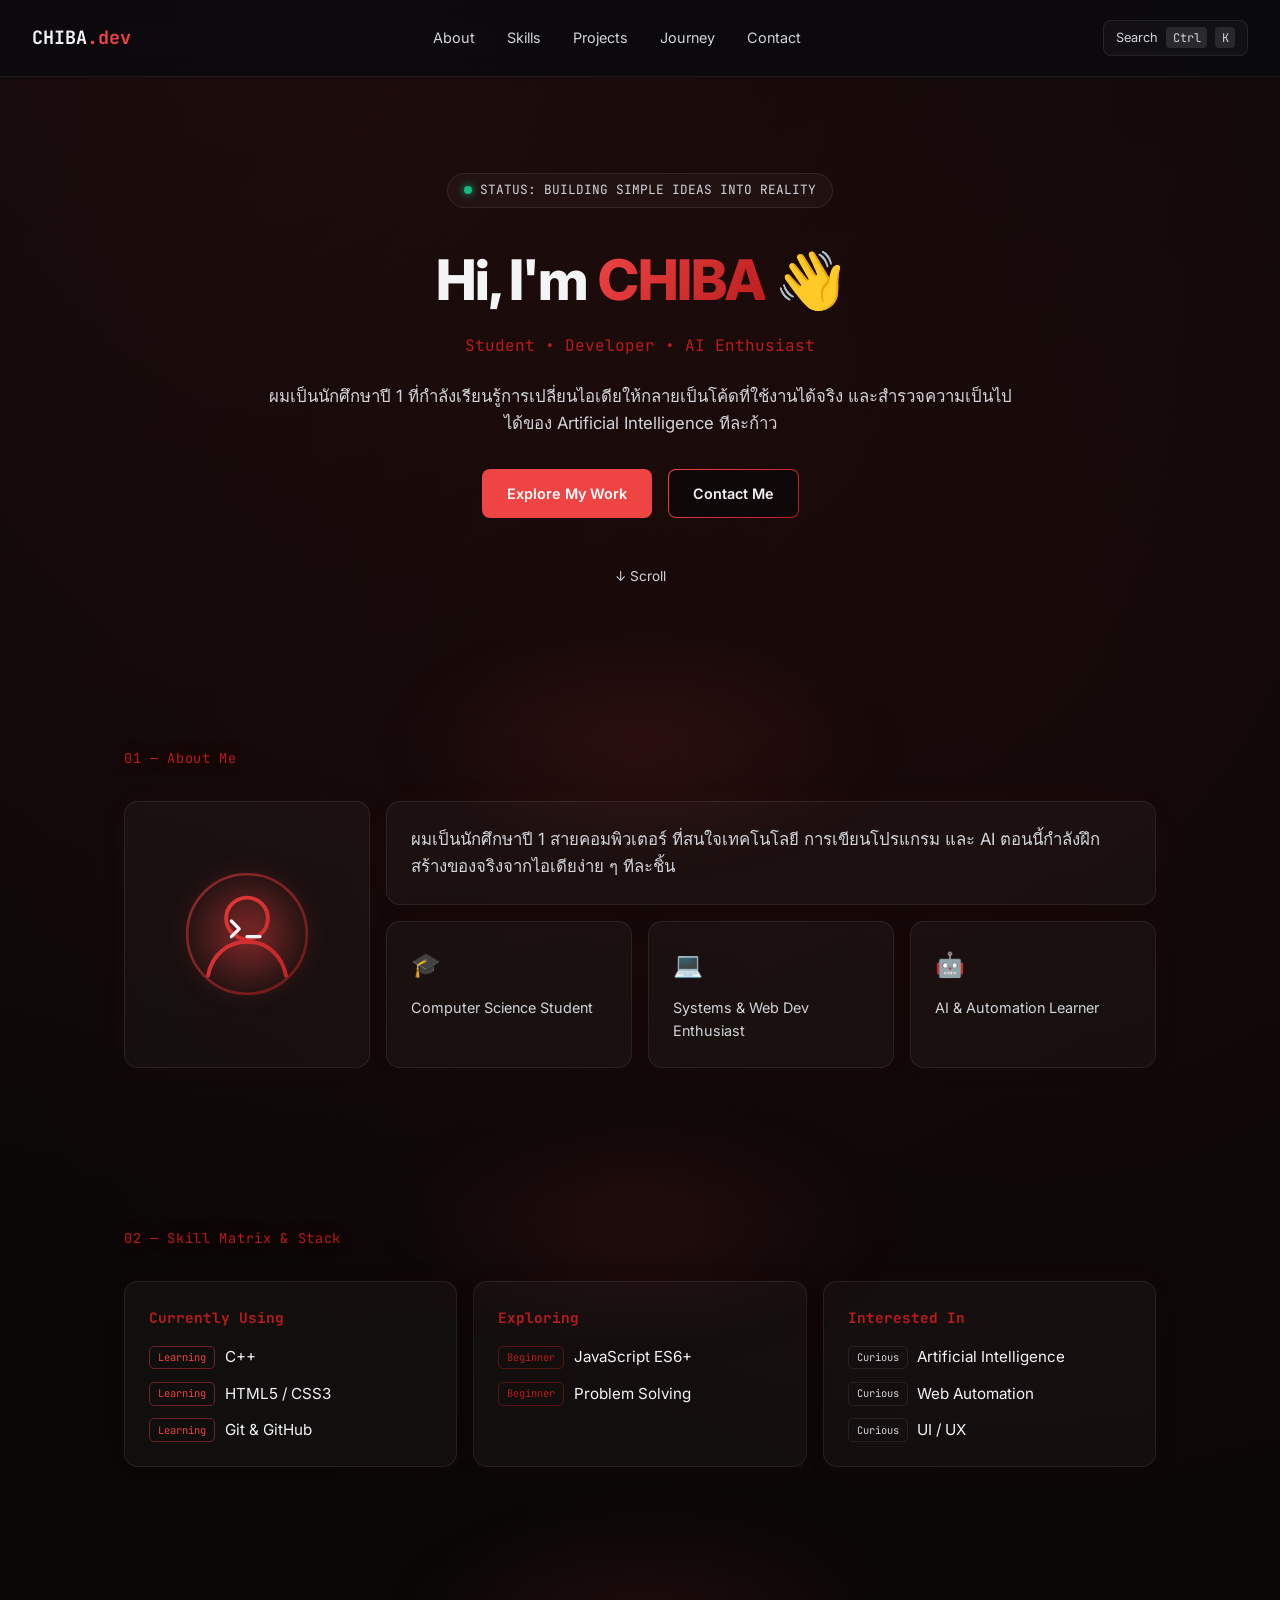
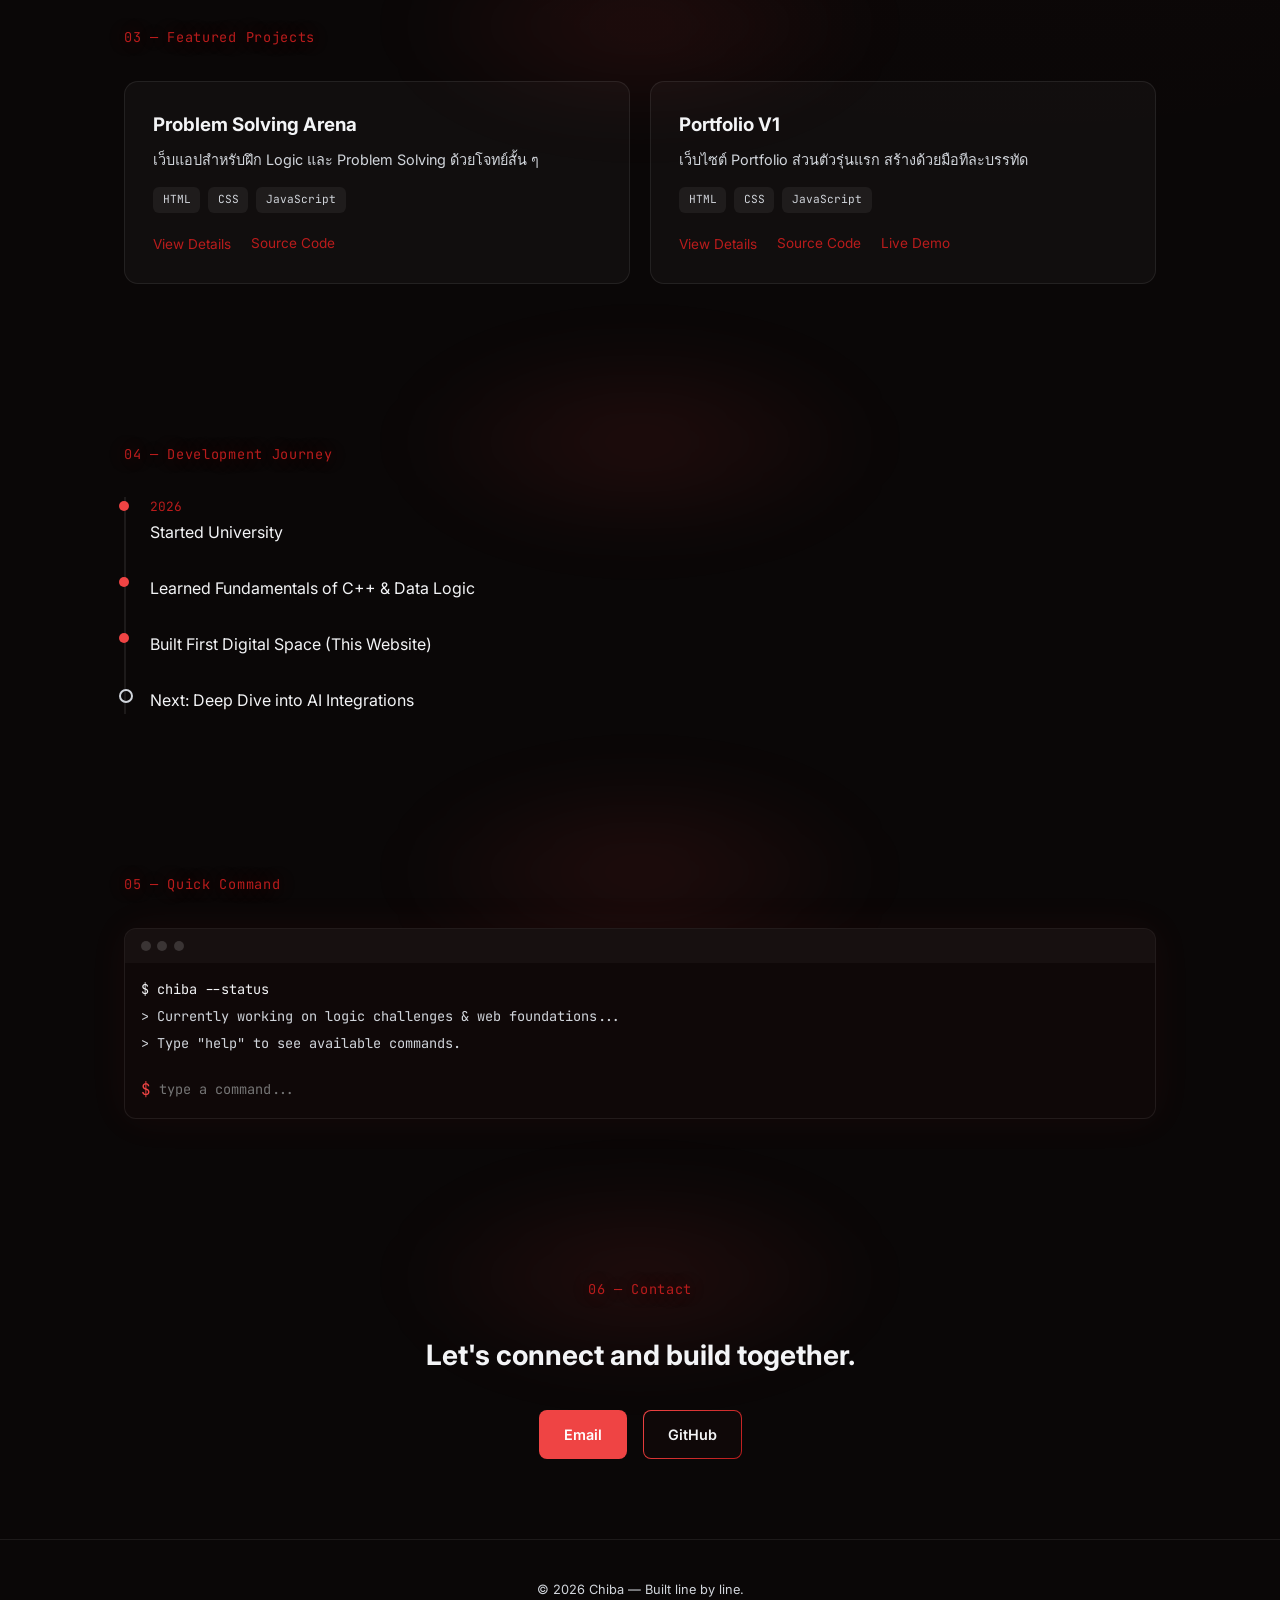
<file: index.html>
<!DOCTYPE html>
<html lang="th">
<head>
<meta charset="UTF-8">
<meta name="viewport" content="width=device-width, initial-scale=1.0">
<title>CHIBA | Developer &amp; AI Enthusiast</title>
<link rel="stylesheet" href="css/style.css">
<link rel="preconnect" href="https://fonts.googleapis.com">
<link rel="preconnect" href="https://fonts.gstatic.com" crossorigin>
<link href="https://fonts.googleapis.com/css2?family=Inter:wght@300;400;500;600;700;800&family=JetBrains+Mono:wght@400;500;600&display=swap" rel="stylesheet">
</head>
<body>

<!-- Navigation -->
<nav class="navbar">
  <div class="logo">CHIBA<span>.dev</span></div>
  <ul class="nav-links">
    <li><a href="#about">About</a></li>
    <li><a href="#skills">Skills</a></li>
    <li><a href="#projects">Projects</a></li>
    <li><a href="#journey">Journey</a></li>
    <li><a href="#contact">Contact</a></li>
  </ul>
  <button class="cmd-badge" id="cmdTrigger" aria-label="Open command palette">
    <span>Search</span><kbd>Ctrl</kbd><kbd>K</kbd>
  </button>
</nav>

<!-- Hero -->
<section class="hero" id="hero">
  <div class="status-pill">
    <span class="status-dot"></span> <span id="statusText">STATUS: BUILDING SIMPLE IDEAS INTO REALITY</span>
  </div>
  <h1 class="hero-title">Hi, I'm <span class="highlight">CHIBA</span> 👋</h1>
  <p class="hero-subtitle">Student • Developer • AI Enthusiast</p>
  <p class="hero-description" id="heroDescription">
    ผมเป็นนักศึกษาปี 1 ที่กำลังเรียนรู้การเปลี่ยนไอเดียให้กลายเป็นโค้ดที่ใช้งานได้จริง
    และสำรวจความเป็นไปได้ของ Artificial Intelligence ทีละก้าว
  </p>
  <div class="hero-cta">
    <a href="#projects" class="btn btn-primary">Explore My Work</a>
    <a href="#contact" class="btn btn-secondary">Contact Me</a>
  </div>
  <a href="#about" class="scroll-hint">↓ Scroll</a>
</section>

<!-- About -->
<section class="section" id="about">
  <p class="eyebrow">01 — About Me</p>
  <div class="bento about-bento">
    <div class="bento-card avatar-card reveal">
      <div class="avatar-glow"></div>
      <svg class="avatar-icon" viewBox="0 0 100 100" fill="none" xmlns="http://www.w3.org/2000/svg" aria-hidden="true">
        <defs>
          <linearGradient id="avatarGrad" x1="0" y1="0" x2="100" y2="100" gradientUnits="userSpaceOnUse">
            <stop offset="0" stop-color="#ef4444"/>
            <stop offset="1" stop-color="#b91c1c"/>
          </linearGradient>
        </defs>
        <circle cx="50" cy="50" r="46" stroke="url(#avatarGrad)" stroke-width="2" opacity="0.5"/>
        <circle cx="50" cy="38" r="16" stroke="url(#avatarGrad)" stroke-width="3"/>
        <path d="M20 82c3-16 15-26 30-26s27 10 30 26" stroke="url(#avatarGrad)" stroke-width="3" stroke-linecap="round"/>
        <path d="M38 40l6 6 -6 6" stroke="#f3f4f6" stroke-width="2.5" stroke-linecap="round" stroke-linejoin="round"/>
        <path d="M50 52h10" stroke="#f3f4f6" stroke-width="2.5" stroke-linecap="round"/>
      </svg>
    </div>
    <div class="bento-card story-card reveal">
      <p id="aboutText">
        ผมเป็นนักศึกษาปี 1 สายคอมพิวเตอร์ ที่สนใจเทคโนโลยี การเขียนโปรแกรม และ AI
        ตอนนี้กำลังฝึกสร้างของจริงจากไอเดียง่าย ๆ ทีละชิ้น
      </p>
    </div>
    <div class="bento-card pillar-card reveal">🎓<span>Computer Science Student</span></div>
    <div class="bento-card pillar-card reveal">💻<span>Systems &amp; Web Dev Enthusiast</span></div>
    <div class="bento-card pillar-card reveal">🤖<span>AI &amp; Automation Learner</span></div>
  </div>
</section>

<!-- Skills -->
<section class="section" id="skills">
  <p class="eyebrow">02 — Skill Matrix &amp; Stack</p>
  <div class="skills-grid">
    <div class="skill-col reveal">
      <h3>Currently Using</h3>
      <ul>
        <li><span class="tag-level using">Learning</span>C++</li>
        <li><span class="tag-level using">Learning</span>HTML5 / CSS3</li>
        <li><span class="tag-level using">Learning</span>Git &amp; GitHub</li>
      </ul>
    </div>
    <div class="skill-col reveal">
      <h3>Exploring</h3>
      <ul>
        <li><span class="tag-level exploring">Beginner</span>JavaScript ES6+</li>
        <li><span class="tag-level exploring">Beginner</span>Problem Solving</li>
      </ul>
    </div>
    <div class="skill-col reveal">
      <h3>Interested In</h3>
      <ul>
        <li><span class="tag-level interest">Curious</span>Artificial Intelligence</li>
        <li><span class="tag-level interest">Curious</span>Web Automation</li>
        <li><span class="tag-level interest">Curious</span>UI / UX</li>
      </ul>
    </div>
  </div>
</section>

<!-- Projects -->
<section class="section" id="projects">
  <p class="eyebrow">03 — Featured Projects</p>
  <div class="projects-grid" id="projectsGrid">
    <p class="dim" style="color:var(--text-muted)">Loading projects…</p>
  </div>
</section>

<!-- Journey -->
<section class="section" id="journey">
  <p class="eyebrow">04 — Development Journey</p>
  <ul class="timeline">
    <li class="timeline-item reveal done"><span class="tl-year">2026</span><span class="tl-text">Started University</span></li>
    <li class="timeline-item reveal done"><span class="tl-year"></span><span class="tl-text">Learned Fundamentals of C++ &amp; Data Logic</span></li>
    <li class="timeline-item reveal done"><span class="tl-year"></span><span class="tl-text">Built First Digital Space (This Website)</span></li>
    <li class="timeline-item reveal upcoming"><span class="tl-year"></span><span class="tl-text">Next: Deep Dive into AI Integrations</span></li>
  </ul>
</section>

<!-- Terminal -->
<section class="section" id="terminal-section">
  <p class="eyebrow">05 — Quick Command</p>
  <div class="terminal reveal">
    <div class="terminal-bar"><span></span><span></span><span></span></div>
    <div class="terminal-body" id="terminalBody">
      <p>$ chiba --status</p>
      <p class="dim">&gt; Currently working on logic challenges &amp; web foundations...</p>
      <p class="dim">&gt; Type "help" to see available commands.</p>
    </div>
    <div class="terminal-input-row">
      <span>$</span>
      <input type="text" id="terminalInput" autocomplete="off" placeholder="type a command...">
    </div>
  </div>
</section>

<!-- Contact -->
<section class="section" id="contact">
  <p class="eyebrow">06 — Contact</p>
  <h2 class="contact-title">Let's connect and build together.</h2>
  <div class="contact-links reveal">
    <a href="mailto:hello@example.com" class="btn btn-primary" id="contactEmail">Email</a>
    <a href="#" class="btn btn-secondary" id="contactGithub" target="_blank" rel="noopener">GitHub</a>
    <a href="#" class="btn btn-secondary" id="contactFacebook" target="_blank" rel="noopener" style="display:none">Facebook</a>
    <a href="#" class="btn btn-secondary" id="contactInstagram" target="_blank" rel="noopener" style="display:none">Instagram</a>
  </div>
</section>

<footer class="footer">© 2026 Chiba — Built line by line.</footer>

<!-- Command Palette -->
<div class="cmd-overlay" id="cmdOverlay">
  <div class="cmd-palette">
    <input type="text" id="cmdInput" placeholder="🔍 What are you looking for?" autocomplete="off">
    <ul class="cmd-list" id="cmdList">
      <li data-target="#about">→ About</li>
      <li data-target="#projects">→ Projects</li>
      <li data-target="#skills">→ Skills</li>
      <li data-target="#journey">→ Journey</li>
      <li data-target="#contact">→ Contact</li>
    </ul>
  </div>
</div>

<!-- Project Detail Modal -->
<div class="modal-overlay" id="projectModalOverlay">
  <div class="modal-box" role="dialog" aria-modal="true" aria-labelledby="modalTitle">
    <button type="button" class="modal-close" id="modalClose" aria-label="Close">✕</button>
    <h3 id="modalTitle"></h3>
    <div class="modal-tech" id="modalTech"></div>
    <div class="modal-body" id="modalBody"></div>
    <div class="modal-links" id="modalLinks"></div>
  </div>
</div>

<script src="https://identity.netlify.com/v1/netlify-identity-widget.js"></script>
<script>
  if (window.netlifyIdentity) {
    window.netlifyIdentity.on("init", (user) => {
      if (!user) {
        window.netlifyIdentity.on("login", () => {
          document.location.href = "/admin/";
        });
      }
    });
  }
</script>
<script src="js/script.js"></script>
</body>
</html>
</file>
<file: css/style.css>
:root {
  --bg-color: #0a0707;
  --card-bg: rgba(255, 255, 255, 0.03);
  --card-bg-strong: rgba(255, 255, 255, 0.05);
  --border-color: rgba(255, 255, 255, 0.08);
  --text-main: #f3f4f6;
  --text-muted: #d1d5db;
  --accent-purple: #ef4444;
  --accent-cyan: #b91c1c;
  --font-sans: 'Inter', sans-serif;
  --font-mono: 'JetBrains Mono', monospace;
  --max-w: 1080px;
}

* { box-sizing: border-box; margin: 0; padding: 0; }

html { scroll-behavior: smooth; }

body {
  background-color: var(--bg-color);
  background-image: radial-gradient(circle at 20% 0%, rgba(239,68,68,0.08), transparent 40%),
                     radial-gradient(circle at 80% 20%, rgba(185,28,28,0.06), transparent 40%);
  color: var(--text-main);
  font-family: var(--font-sans);
  line-height: 1.6;
}

a { color: inherit; }

/* Navbar */
.navbar {
  display: flex;
  justify-content: space-between;
  align-items: center;
  padding: 1.25rem 2rem;
  border-bottom: 1px solid var(--border-color);
  position: sticky;
  top: 0;
  background: rgba(9, 10, 15, 0.75);
  backdrop-filter: blur(10px);
  z-index: 50;
}

.logo { font-weight: 700; font-size: 1.15rem; font-family: var(--font-mono); }
.logo span { color: var(--accent-purple); }

.nav-links { display: flex; gap: 2rem; list-style: none; }
.nav-links a { color: var(--text-muted); text-decoration: none; transition: color 0.25s ease; font-size: 0.9rem; }
.nav-links a:hover, .nav-links a:focus-visible { color: var(--text-main); }

.cmd-badge {
  display: flex;
  align-items: center;
  gap: 0.5rem;
  background: var(--card-bg);
  border: 1px solid var(--border-color);
  color: var(--text-muted);
  font-size: 0.8rem;
  padding: 0.4rem 0.75rem;
  border-radius: 8px;
  cursor: pointer;
  font-family: var(--font-sans);
}
.cmd-badge:hover { background: var(--card-bg-strong); color: var(--text-main); }
kbd {
  background: rgba(255, 255, 255, 0.1);
  padding: 0.15rem 0.4rem;
  border-radius: 4px;
  font-family: var(--font-mono);
  font-size: 0.75rem;
}

/* Hero */
.hero {
  display: flex;
  flex-direction: column;
  align-items: center;
  text-align: center;
  padding: 6rem 1.5rem 5rem;
  max-width: 800px;
  margin: 0 auto;
}

.status-pill {
  display: inline-flex;
  align-items: center;
  gap: 0.5rem;
  background: var(--card-bg);
  border: 1px solid var(--border-color);
  padding: 0.4rem 1rem;
  border-radius: 50px;
  font-size: 0.8rem;
  font-family: var(--font-mono);
  margin-bottom: 1.75rem;
  color: var(--text-muted);
}

.status-dot {
  width: 8px; height: 8px;
  background-color: #10b981;
  border-radius: 50%;
  box-shadow: 0 0 8px #10b981;
  animation: pulse 2s infinite ease-in-out;
}

@keyframes pulse {
  0%, 100% { opacity: 1; }
  50% { opacity: 0.4; }
}

.hero-title { font-size: clamp(2.25rem, 5vw, 3.5rem); font-weight: 800; letter-spacing: -0.02em; }

.highlight {
  background: linear-gradient(135deg, var(--accent-purple), var(--accent-cyan));
  -webkit-background-clip: text;
  -webkit-text-fill-color: transparent;
  background-clip: text;
}

.hero-subtitle { font-family: var(--font-mono); color: var(--accent-cyan); margin-top: 0.5rem; }
.hero-description { color: var(--text-muted); margin: 1.5rem 0 2rem; font-size: 1.05rem; }

.hero-cta { display: flex; gap: 1rem; flex-wrap: wrap; justify-content: center; }

.scroll-hint {
  margin-top: 3rem;
  color: var(--text-muted);
  text-decoration: none;
  font-size: 0.85rem;
  animation: bob 2s infinite ease-in-out;
}
@keyframes bob { 0%, 100% { transform: translateY(0); } 50% { transform: translateY(6px); } }

/* Buttons */
.btn {
  padding: 0.75rem 1.5rem;
  border-radius: 8px;
  text-decoration: none;
  font-weight: 600;
  font-size: 0.9rem;
  transition: all 0.25s ease;
  border: 1px solid transparent;
  display: inline-block;
}
.btn-primary { background: var(--accent-purple); color: #fff; }
.btn-primary:hover { opacity: 0.9; box-shadow: 0 0 20px rgba(239, 68, 68, 0.4); }
.btn-secondary {
  background: transparent;
  color: var(--text-main);
  border: 1.5px solid transparent;
  background-image: linear-gradient(#0f0808, #0f0808), linear-gradient(135deg, var(--accent-purple), var(--accent-cyan));
  background-origin: border-box;
  background-clip: padding-box, border-box;
}
.btn-secondary:hover { box-shadow: 0 0 16px rgba(239, 68, 68, 0.3); }

/* Sections */
.section {
  max-width: var(--max-w);
  margin: 0 auto;
  padding: 5rem 1.5rem;
  position: relative;
}

.section::before {
  content: '';
  position: absolute;
  top: -2rem;
  left: 50%;
  transform: translateX(-50%);
  width: 60%;
  max-width: 500px;
  height: 220px;
  background: radial-gradient(ellipse, rgba(239, 68, 68, 0.10), transparent 70%);
  filter: blur(30px);
  pointer-events: none;
  z-index: -1;
}

.eyebrow {
  font-family: var(--font-mono);
  color: var(--accent-cyan);
  font-size: 0.85rem;
  letter-spacing: 0.05em;
  margin-bottom: 2rem;
  text-shadow: 0 0 18px rgba(185, 28, 28, 0.35);
}

/* Reveal animation */
.reveal { opacity: 0; transform: translateY(16px); transition: opacity 0.6s ease, transform 0.6s ease; }
.reveal.in-view { opacity: 1; transform: translateY(0); }

/* Bento (About) */
.bento { display: grid; grid-template-columns: repeat(4, 1fr); gap: 1rem; }
.bento-card {
  background: var(--card-bg);
  border: 1px solid var(--border-color);
  border-radius: 14px;
  padding: 1.5rem;
  box-shadow: 0 0 30px rgba(239, 68, 68, 0.04);
}
.avatar-card { grid-column: span 1; grid-row: span 2; position: relative; display: flex; align-items: center; justify-content: center; overflow: hidden; }
.avatar-glow { position: absolute; width: 140px; height: 140px; background: radial-gradient(circle, var(--accent-purple), transparent 70%); filter: blur(10px); opacity: 0.5; }
.avatar-icon { position: relative; width: 70%; max-width: 130px; }
.story-card { grid-column: span 3; display: flex; align-items: center; color: var(--text-muted); font-size: 1.05rem; }
.pillar-card { grid-column: span 1; display: flex; flex-direction: column; gap: 0.75rem; font-size: 1.5rem; }
.pillar-card span { font-size: 0.9rem; color: var(--text-muted); font-family: var(--font-sans); }

/* Skills */
.skills-grid { display: grid; grid-template-columns: repeat(3, 1fr); gap: 1rem; }
.skill-col {
  background: var(--card-bg);
  border: 1px solid var(--border-color);
  border-radius: 14px;
  padding: 1.5rem;
  box-shadow: 0 0 30px rgba(185, 28, 28, 0.04);
}
.skill-col h3 { font-family: var(--font-mono); font-size: 0.9rem; color: var(--accent-cyan); margin-bottom: 1rem; }
.skill-col ul { list-style: none; display: flex; flex-direction: column; gap: 0.75rem; }
.skill-col li { display: flex; align-items: center; gap: 0.6rem; font-size: 0.95rem; }
.tag-level {
  font-family: var(--font-mono);
  font-size: 0.65rem;
  padding: 0.15rem 0.5rem;
  border-radius: 5px;
  border: 1px solid var(--border-color);
  color: var(--text-muted);
}
.tag-level.using { color: var(--accent-purple); border-color: rgba(239,68,68,0.4); }
.tag-level.exploring { color: var(--accent-cyan); border-color: rgba(185,28,28,0.4); }

/* Projects */
.projects-grid { display: grid; grid-template-columns: repeat(2, 1fr); gap: 1.25rem; }
.project-card {
  background: var(--card-bg);
  border: 1px solid var(--border-color);
  border-radius: 14px;
  padding: 1.75rem;
  transition: border-color 0.25s ease, transform 0.25s ease;
}
.project-card:hover { border-color: rgba(239, 68, 68, 0.4); transform: translateY(-3px); }
.project-card h3 { margin-bottom: 0.5rem; }
.project-card p { color: var(--text-muted); font-size: 0.9rem; margin-bottom: 1rem; }
.tech-badges { display: flex; gap: 0.5rem; flex-wrap: wrap; margin-bottom: 1.25rem; }
.tech-badges span {
  font-family: var(--font-mono);
  font-size: 0.7rem;
  padding: 0.25rem 0.6rem;
  border-radius: 6px;
  background: rgba(255,255,255,0.06);
  color: var(--text-muted);
}
.project-links { display: flex; gap: 1.25rem; }
.link-ghost { color: var(--accent-cyan); text-decoration: none; font-size: 0.85rem; }
.link-ghost:hover { text-decoration: underline; }

/* Timeline */
.timeline { list-style: none; border-left: 2px solid var(--border-color); padding-left: 1.5rem; display: flex; flex-direction: column; gap: 1.75rem; }
.timeline-item { position: relative; display: flex; flex-direction: column; }
.timeline-item::before {
  content: '';
  position: absolute;
  left: -1.94rem;
  top: 0.2rem;
  width: 10px; height: 10px;
  border-radius: 50%;
  background: var(--accent-purple);
}
.timeline-item.upcoming::before { background: transparent; border: 2px solid var(--text-muted); }
.tl-year { font-family: var(--font-mono); color: var(--accent-cyan); font-size: 0.8rem; }
.tl-text { font-size: 1rem; margin-top: 0.15rem; }

/* Terminal */
.terminal {
  background: #0f0808;
  border: 1px solid var(--border-color);
  border-radius: 12px;
  overflow: hidden;
  font-family: var(--font-mono);
  box-shadow: 0 0 40px rgba(239, 68, 68, 0.06);
}
.terminal-bar { display: flex; gap: 0.4rem; padding: 0.75rem 1rem; background: rgba(255,255,255,0.03); }
.terminal-bar span { width: 10px; height: 10px; border-radius: 50%; background: rgba(255,255,255,0.15); }
.terminal-body { padding: 1rem; font-size: 0.85rem; min-height: 80px; }
.terminal-body p { margin-bottom: 0.35rem; }
.terminal-body .dim { color: var(--text-muted); }
.terminal-input-row { display: flex; align-items: center; gap: 0.5rem; padding: 0 1rem 1rem; }
.terminal-input-row span { color: var(--accent-purple); }
.terminal-input-row input {
  flex: 1;
  background: transparent;
  border: none;
  outline: none;
  color: var(--text-main);
  font-family: var(--font-mono);
  font-size: 0.85rem;
}

/* Contact */
#contact { text-align: center; }
.contact-title { font-size: 1.75rem; margin-bottom: 2rem; }
.contact-links { display: flex; gap: 1rem; justify-content: center; flex-wrap: wrap; }

.footer { text-align: center; padding: 2.5rem 1rem; color: var(--text-muted); font-size: 0.8rem; border-top: 1px solid var(--border-color); }

/* Command palette overlay */
.cmd-overlay {
  position: fixed; inset: 0;
  background: rgba(0,0,0,0.6);
  backdrop-filter: blur(4px);
  display: flex; align-items: flex-start; justify-content: center;
  padding-top: 12vh;
  opacity: 0; pointer-events: none;
  transition: opacity 0.2s ease;
  z-index: 100;
}
.cmd-overlay.open { opacity: 1; pointer-events: auto; }
.cmd-palette {
  width: min(480px, 90vw);
  background: #0f0808;
  border: 1px solid var(--border-color);
  border-radius: 12px;
  overflow: hidden;
  box-shadow: 0 20px 60px rgba(0,0,0,0.5);
}
.cmd-palette input {
  width: 100%;
  padding: 1rem 1.25rem;
  background: transparent;
  border: none;
  border-bottom: 1px solid var(--border-color);
  outline: none;
  color: var(--text-main);
  font-size: 0.95rem;
}
.cmd-list { list-style: none; max-height: 280px; overflow-y: auto; }
.cmd-list li { padding: 0.85rem 1.25rem; cursor: pointer; color: var(--text-muted); font-size: 0.9rem; }
.cmd-list li:hover, .cmd-list li.active { background: rgba(255,255,255,0.05); color: var(--text-main); }

/* View Details button (matches link-ghost look but is a real button) */
button.link-ghost {
  background: none;
  border: none;
  cursor: pointer;
  font-family: var(--font-sans);
}

/* Project Detail Modal */
.modal-overlay {
  position: fixed; inset: 0;
  background: rgba(0,0,0,0.65);
  backdrop-filter: blur(4px);
  display: flex; align-items: center; justify-content: center;
  padding: 1.25rem;
  opacity: 0; pointer-events: none;
  transition: opacity 0.2s ease;
  z-index: 110;
}
.modal-overlay.open { opacity: 1; pointer-events: auto; }

.modal-box {
  position: relative;
  width: min(560px, 100%);
  max-height: 85vh;
  overflow-y: auto;
  background: #0f0808;
  border: 1px solid var(--border-color);
  border-radius: 14px;
  padding: 2rem 1.75rem 1.75rem;
  box-shadow: 0 25px 70px rgba(0,0,0,0.55);
}

.modal-close {
  position: absolute;
  top: 1rem; right: 1rem;
  background: var(--card-bg);
  border: 1px solid var(--border-color);
  color: var(--text-muted);
  width: 32px; height: 32px;
  border-radius: 8px;
  cursor: pointer;
  font-size: 0.9rem;
}
.modal-close:hover { color: var(--text-main); background: var(--card-bg-strong); }

.modal-box h3 { font-size: 1.4rem; margin-bottom: 0.75rem; padding-right: 2rem; }

.modal-tech { display: flex; gap: 0.5rem; flex-wrap: wrap; margin-bottom: 1.25rem; }
.modal-tech span {
  font-family: var(--font-mono);
  font-size: 0.7rem;
  padding: 0.25rem 0.6rem;
  border-radius: 6px;
  background: rgba(255,255,255,0.06);
  color: var(--text-muted);
}

.modal-body dt {
  font-family: var(--font-mono);
  font-size: 0.75rem;
  color: var(--accent-cyan);
  margin-top: 1.1rem;
  margin-bottom: 0.35rem;
}
.modal-body dt:first-child { margin-top: 0; }
.modal-body dd { color: var(--text-muted); font-size: 0.92rem; line-height: 1.6; }

.modal-links { display: flex; gap: 1.25rem; margin-top: 1.5rem; }

/* Responsive */
@media (max-width: 860px) {
  .bento { grid-template-columns: repeat(2, 1fr); }
  .avatar-card { grid-column: span 2; grid-row: span 1; }
  .story-card { grid-column: span 2; }
  .pillar-card { grid-column: span 1; }
  .skills-grid { grid-template-columns: 1fr; }
  .projects-grid { grid-template-columns: 1fr; }
}

@media (max-width: 640px) {
  .nav-links { display: none; }
  .navbar { padding: 1rem 1.25rem; }
  .hero { padding: 4rem 1.25rem 3rem; }
}

@media (prefers-reduced-motion: reduce) {
  * { animation: none !important; transition: none !important; }
}
</file>
